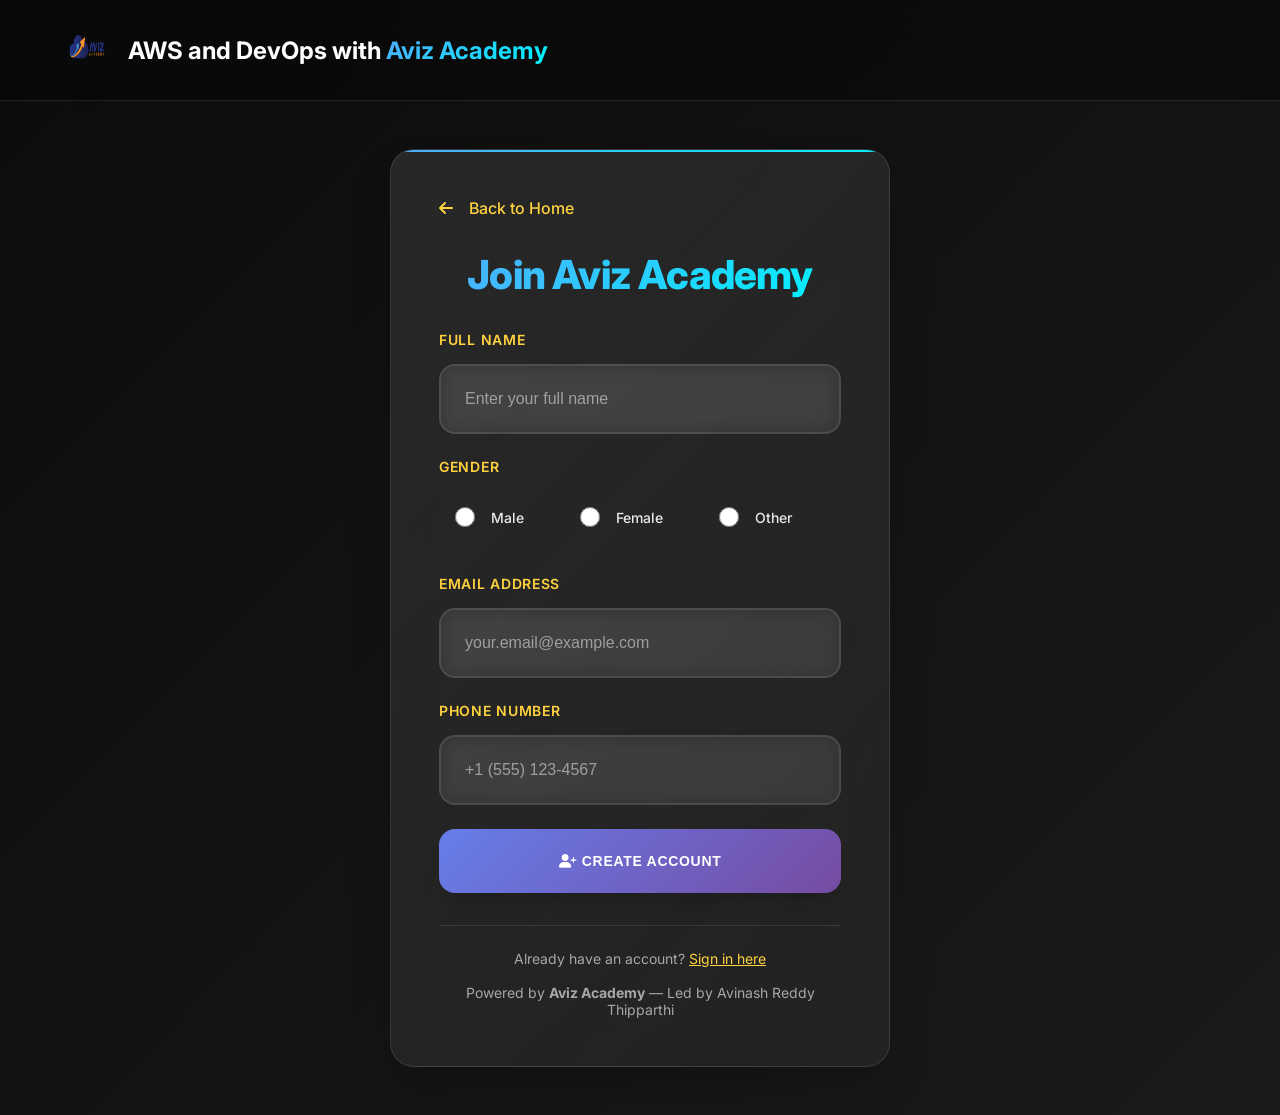
<file: cloudLLM-project/newuser.html>
<!DOCTYPE html>
<html lang="en">
<head>
  <meta charset="UTF-8">
  <meta name="viewport" content="width=device-width, initial-scale=1.0">
  <title>Sign Up | Aviz Academy - AWS and DevOps</title>
  <link rel="stylesheet" href="https://cdnjs.cloudflare.com/ajax/libs/font-awesome/6.4.0/css/all.min.css">
  <link href="https://fonts.googleapis.com/css2?family=Inter:wght@300;400;500;600;700;800&display=swap" rel="stylesheet">
  <style>
    :root {
      --primary-gradient: linear-gradient(135deg, #667eea 0%, #764ba2 100%);
      --accent-gradient: linear-gradient(135deg, #4facfe 0%, #00f2fe 100%);
      --dark-gradient: linear-gradient(135deg, #0c0c0c 0%, #1a1a1a 100%);
      --surface-gradient: linear-gradient(135deg, rgba(255,255,255,0.1) 0%, rgba(255,255,255,0.05) 100%);
      --brand-primary: #FF6B35;
      --brand-accent: #FFD23F;
      --shadow-xl: 0 20px 25px -5px rgba(0, 0, 0, 0.1), 0 10px 10px -5px rgba(0, 0, 0, 0.04);
      --shadow-2xl: 0 25px 50px -12px rgba(0, 0, 0, 0.25);
      --radius-xl: 1rem;
      --radius-2xl: 1.5rem;
      --space-md: 1rem;
      --space-lg: 1.5rem;
      --space-xl: 2rem;
      --space-2xl: 3rem;
      --transition-normal: 300ms ease-in-out;
    }

    * {
      margin: 0;
      padding: 0;
      box-sizing: border-box;
    }

    body {
      font-family: 'Inter', 'Segoe UI', system-ui, -apple-system, sans-serif;
      background: var(--dark-gradient);
      color: #fff;
      min-height: 100vh;
      display: flex;
      flex-direction: column;
      -webkit-font-smoothing: antialiased;
    }

    .header {
      background: rgba(0, 0, 0, 0.3);
      backdrop-filter: blur(20px);
      padding: var(--space-lg) 0;
      border-bottom: 1px solid rgba(255, 255, 255, 0.1);
    }

    .header-content {
      max-width: 1200px;
      margin: 0 auto;
      display: flex;
      align-items: center;
      gap: var(--space-md);
      padding: 0 var(--space-lg);
    }

    .logo-container img {
      width: 48px;
      height: 48px;
      border-radius: var(--radius-xl);
      box-shadow: var(--shadow-xl);
    }

    .brand-text {
      font-size: 1.5rem;
      font-weight: 700;
      color: #ffffff;
      text-decoration: none;
    }

    .brand-text span {
      background: var(--accent-gradient);
      -webkit-background-clip: text;
      -webkit-text-fill-color: transparent;
      background-clip: text;
    }

    .main-content {
      flex: 1;
      display: flex;
      align-items: center;
      justify-content: center;
      padding: var(--space-2xl);
    }

    .signup-container {
      background: var(--surface-gradient);
      backdrop-filter: blur(20px);
      border: 1px solid rgba(255, 255, 255, 0.1);
      border-radius: var(--radius-2xl);
      padding: var(--space-2xl);
      width: 100%;
      max-width: 500px;
      box-shadow: var(--shadow-2xl);
      position: relative;
      overflow: hidden;
    }

    .signup-container::before {
      content: '';
      position: absolute;
      top: 0;
      left: 0;
      right: 0;
      height: 2px;
      background: var(--accent-gradient);
    }

    h1 {
      background: var(--accent-gradient);
      -webkit-background-clip: text;
      -webkit-text-fill-color: transparent;
      background-clip: text;
      font-size: clamp(2rem, 5vw, 2.5rem);
      font-weight: 800;
      text-align: center;
      margin-bottom: var(--space-xl);
      letter-spacing: -0.02em;
    }

    .form-group {
      margin-bottom: var(--space-lg);
    }

    label {
      display: block;
      margin-bottom: var(--space-md);
      font-weight: 600;
      color: var(--brand-accent);
      font-size: 0.875rem;
      text-transform: uppercase;
      letter-spacing: 0.05em;
    }

    input[type="text"],
    input[type="email"],
    input[type="tel"] {
      width: 100%;
      padding: var(--space-lg);
      border: 2px solid rgba(255, 255, 255, 0.1);
      border-radius: var(--radius-xl);
      background: rgba(255, 255, 255, 0.05);
      color: #ffffff;
      font-size: 1rem;
      transition: var(--transition-normal);
      backdrop-filter: blur(10px);
    }

    input[type="text"]:focus,
    input[type="email"]:focus,
    input[type="tel"]:focus {
      outline: none;
      border-color: var(--brand-primary);
      box-shadow: 0 0 0 3px rgba(255, 107, 53, 0.1);
      background: rgba(255, 255, 255, 0.1);
    }

    input::placeholder {
      color: rgba(255, 255, 255, 0.5);
    }

    .radio-group {
      display: flex;
      gap: var(--space-lg);
      margin-bottom: var(--space-xl);
    }

    .radio-item {
      display: flex;
      align-items: center;
      gap: var(--space-md);
      cursor: pointer;
      padding: var(--space-md);
      border-radius: var(--radius-xl);
      transition: var(--transition-normal);
    }

    .radio-item:hover {
      background: rgba(255, 255, 255, 0.05);
    }

    input[type="radio"] {
      width: 20px;
      height: 20px;
      accent-color: var(--brand-primary);
    }

    .radio-item label {
      color: rgba(255, 255, 255, 0.9);
      margin: 0;
      font-weight: 500;
      text-transform: none;
      letter-spacing: normal;
      cursor: pointer;
    }

    .submit-btn {
      width: 100%;
      padding: var(--space-lg);
      background: var(--primary-gradient);
      color: #fff;
      font-weight: 700;
      border: none;
      border-radius: var(--radius-xl);
      cursor: pointer;
      transition: var(--transition-normal);
      text-transform: uppercase;
      letter-spacing: 0.05em;
      font-size: 0.875rem;
      box-shadow: var(--shadow-xl);
      position: relative;
      overflow: hidden;
    }

    .submit-btn::before {
      content: '';
      position: absolute;
      top: 0;
      left: -100%;
      width: 100%;
      height: 100%;
      background: linear-gradient(90deg, transparent, rgba(255, 255, 255, 0.2), transparent);
      transition: 0.5s ease-in-out;
    }

    .submit-btn:hover::before {
      left: 100%;
    }

    .submit-btn:hover {
      transform: translateY(-2px);
      box-shadow: var(--shadow-2xl);
    }

    .footer-text {
      text-align: center;
      color: rgba(255, 255, 255, 0.6);
      font-size: 0.875rem;
      margin-top: var(--space-xl);
      padding-top: var(--space-lg);
      border-top: 1px solid rgba(255, 255, 255, 0.1);
    }

    .back-link {
      display: inline-flex;
      align-items: center;
      gap: var(--space-md);
      color: var(--brand-accent);
      text-decoration: none;
      font-weight: 500;
      margin-bottom: var(--space-xl);
      transition: var(--transition-normal);
    }

    .back-link:hover {
      color: #ffffff;
      transform: translateX(-3px);
    }

    @media (max-width: 768px) {
      .radio-group {
        flex-direction: column;
        gap: var(--space-md);
      }
      
      .main-content {
        padding: var(--space-lg);
      }
    }
  </style>
</head>
<body>
  <div class="header">
    <div class="header-content">
      <div class="logo-container">
        <img src="logo.png" alt="Aviz Academy Logo" />
      </div>
      <a href="index.html" class="brand-text">AWS and DevOps with<span> Aviz Academy</span></a>
    </div>
  </div>

  <div class="main-content">
    <div class="signup-container">
      <a href="index.html" class="back-link">
        <i class="fas fa-arrow-left"></i>
        Back to Home
      </a>
      
      <h1>Join Aviz Academy</h1>

      <form action="submit.php" method="post">
        <div class="form-group">
          <label for="name">Full Name</label>
          <input type="text" id="name" name="name" placeholder="Enter your full name" required>
        </div>

        <div class="form-group">
          <label>Gender</label>
          <div class="radio-group">
            <div class="radio-item">
              <input type="radio" id="male" name="gender" value="male" required>
              <label for="male">Male</label>
            </div>
            <div class="radio-item">
              <input type="radio" id="female" name="gender" value="female" required>
              <label for="female">Female</label>
            </div>
            <div class="radio-item">
              <input type="radio" id="other" name="gender" value="other" required>
              <label for="other">Other</label>
            </div>
          </div>
        </div>

        <div class="form-group">
          <label for="email">Email Address</label>
          <input type="email" id="email" name="email" placeholder="your.email@example.com" required>
        </div>

        <div class="form-group">
          <label for="phone">Phone Number</label>
          <input type="tel" id="phone" name="phone" placeholder="+1 (555) 123-4567" required>
        </div>

        <button type="submit" class="submit-btn">
          <i class="fas fa-user-plus"></i>
          Create Account
        </button>
      </form>

      <div class="footer-text">
        Already have an account? <a href="validation.html" style="color: var(--brand-accent);">Sign in here</a>
        <br><br>
        Powered by <strong>Aviz Academy</strong> — Led by Avinash Reddy Thipparthi
      </div>
    </div>
  </div>
</body>
</html>
</file>
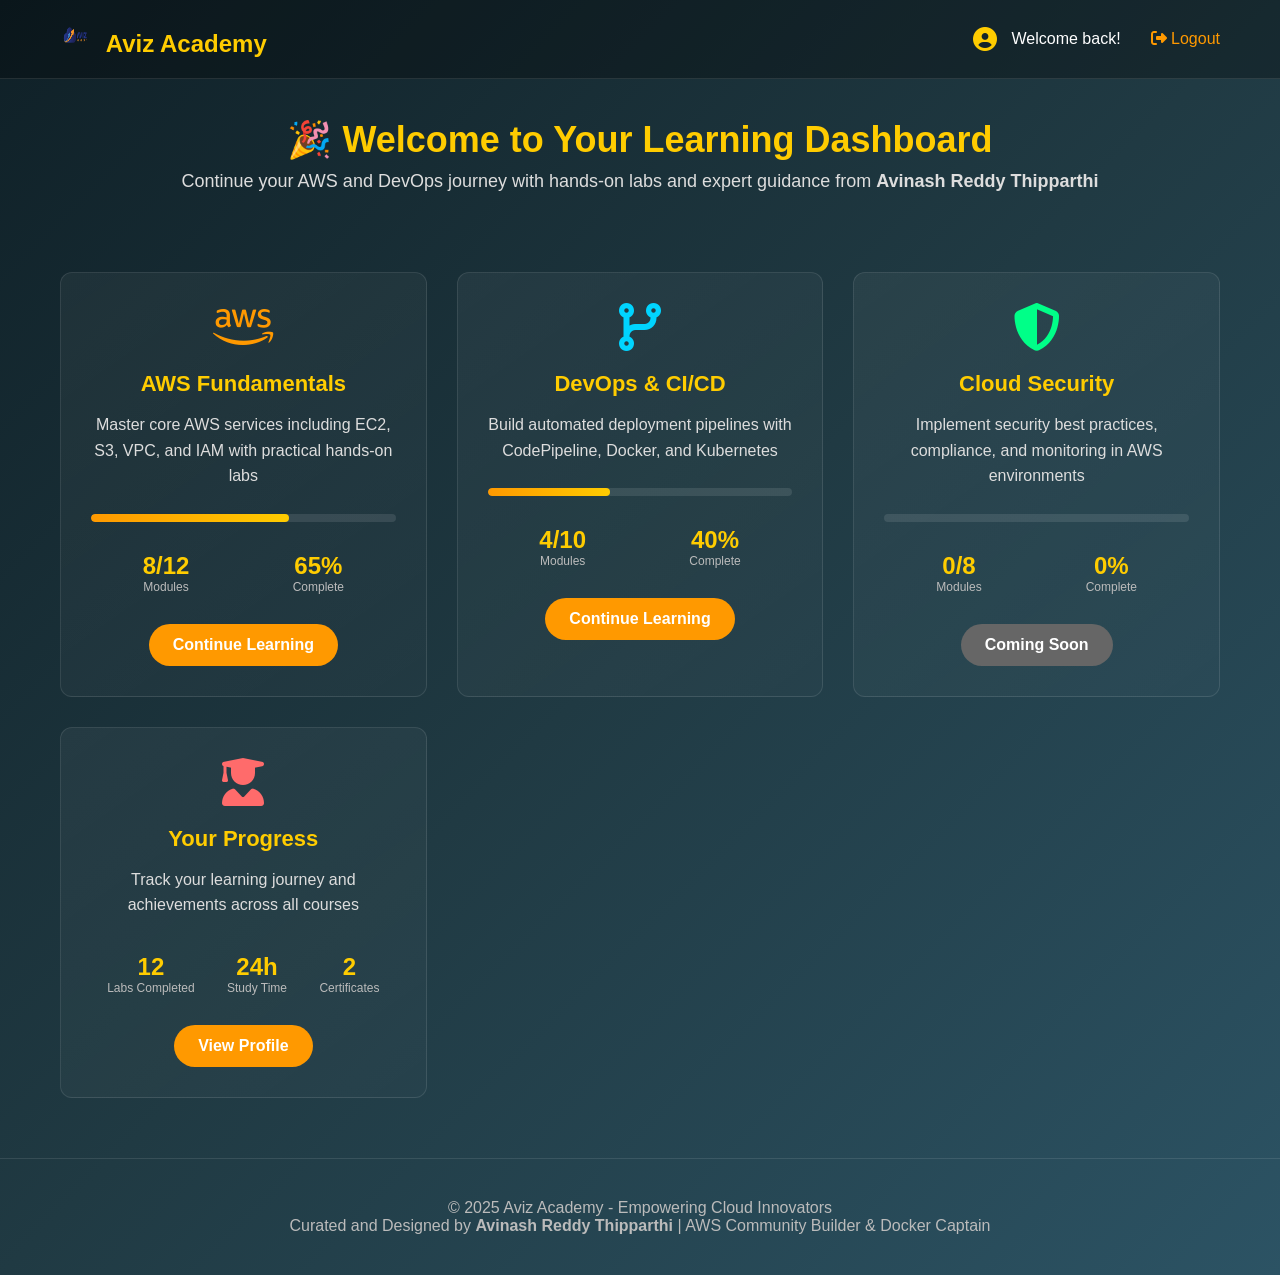
<file: cloudLLM-project/thankyou.html>
<!DOCTYPE html>
<html lang="en">
<head>
  <meta charset="UTF-8">
  <meta name="viewport" content="width=device-width, initial-scale=1.0">
  <title>Dashboard | Aviz Academy</title>
  <link rel="stylesheet" href="https://cdnjs.cloudflare.com/ajax/libs/font-awesome/6.4.0/css/all.min.css">
  <style>
    * {
      margin: 0;
      padding: 0;
      box-sizing: border-box;
    }

    body {
      font-family: 'Segoe UI', Tahoma, Geneva, Verdana, sans-serif;
      background: linear-gradient(to bottom right, #0f2027, #203a43, #2c5364);
      color: #fff;
      min-height: 100vh;
    }

    .header {
      background: rgba(0, 0, 0, 0.3);
      padding: 20px 0;
      border-bottom: 1px solid rgba(255, 255, 255, 0.1);
    }

    .header-content {
      max-width: 1200px;
      margin: 0 auto;
      display: flex;
      justify-content: space-between;
      align-items: center;
      padding: 0 20px;
    }

    .logo {
      font-size: 24px;
      font-weight: bold;
      color: #ffcc00;
    }

    .user-info {
      display: flex;
      align-items: center;
      gap: 15px;
    }

    .welcome-section {
      text-align: center;
      padding: 40px 20px;
      max-width: 1200px;
      margin: 0 auto;
    }

    .welcome-section h1 {
      font-size: 36px;
      color: #ffcc00;
      margin-bottom: 10px;
    }

    .welcome-section p {
      font-size: 18px;
      color: #ddd;
      margin-bottom: 40px;
    }

    .dashboard-grid {
      display: grid;
      grid-template-columns: repeat(auto-fit, minmax(300px, 1fr));
      gap: 30px;
      max-width: 1200px;
      margin: 0 auto;
      padding: 0 20px;
    }

    .dashboard-card {
      background: linear-gradient(145deg, rgba(255, 255, 255, 0.05), rgba(255, 255, 255, 0.02));
      border: 1px solid rgba(255, 255, 255, 0.1);
      border-radius: 12px;
      padding: 30px;
      text-align: center;
      transition: transform 0.3s ease, box-shadow 0.3s ease;
    }

    .dashboard-card:hover {
      transform: translateY(-5px);
      box-shadow: 0 10px 30px rgba(0, 0, 0, 0.3);
    }

    .dashboard-card i {
      font-size: 48px;
      margin-bottom: 20px;
    }

    .dashboard-card h3 {
      font-size: 22px;
      color: #ffcc00;
      margin-bottom: 15px;
    }

    .dashboard-card p {
      color: #ddd;
      margin-bottom: 25px;
      line-height: 1.6;
    }

    .card-button {
      display: inline-block;
      background-color: #ff9900;
      color: #ffffff;
      padding: 12px 24px;
      border-radius: 25px;
      font-weight: bold;
      text-decoration: none;
      transition: background-color 0.3s ease;
    }

    .card-button:hover {
      background-color: #cc7a00;
    }

    .aws-card i { color: #ff9900; }
    .devops-card i { color: #00d4ff; }
    .security-card i { color: #00ff88; }
    .profile-card i { color: #ff6b6b; }

    .progress-bar {
      width: 100%;
      height: 8px;
      background-color: rgba(255, 255, 255, 0.1);
      border-radius: 4px;
      margin: 15px 0;
      overflow: hidden;
    }

    .progress-fill {
      height: 100%;
      background: linear-gradient(90deg, #ff9900, #ffcc00);
      border-radius: 4px;
      transition: width 0.3s ease;
    }

    .stats {
      display: flex;
      justify-content: space-around;
      margin: 20px 0;
      flex-wrap: wrap;
    }

    .stat-item {
      text-align: center;
      margin: 10px;
    }

    .stat-number {
      font-size: 24px;
      font-weight: bold;
      color: #ffcc00;
    }

    .stat-label {
      font-size: 12px;
      color: #bbb;
    }

    .footer {
      text-align: center;
      padding: 40px 20px;
      color: #bbb;
      border-top: 1px solid rgba(255, 255, 255, 0.1);
      margin-top: 60px;
    }

    @media (max-width: 768px) {
      .header-content {
        flex-direction: column;
        gap: 15px;
      }
      
      .dashboard-grid {
        grid-template-columns: 1fr;
        gap: 20px;
      }
      
      .welcome-section h1 {
        font-size: 28px;
      }
    }
  </style>
</head>
<body>
  <div class="header">
    <div class="header-content">
      <div class="logo">
        <img src="logo.png" alt="Aviz Academy Logo" style="width: 32px; height: 32px; margin-right: 8px; border-radius: 6px;" />
        Aviz Academy
      </div>
      <div class="user-info">
        <i class="fas fa-user-circle" style="font-size: 24px; color: #ffcc00;"></i>
        <span>Welcome back!</span>
        <a href="index.html" style="color: #ff9900; text-decoration: none; margin-left: 15px;">
          <i class="fas fa-sign-out-alt"></i> Logout
        </a>
      </div>
    </div>
  </div>

  <div class="welcome-section">
    <h1>🎉 Welcome to Your Learning Dashboard</h1>
    <p>Continue your AWS and DevOps journey with hands-on labs and expert guidance from <strong>Avinash Reddy Thipparthi</strong></p>
  </div>

  <div class="dashboard-grid">
    <div class="dashboard-card aws-card">
      <i class="fab fa-aws"></i>
      <h3>AWS Fundamentals</h3>
      <p>Master core AWS services including EC2, S3, VPC, and IAM with practical hands-on labs</p>
      <div class="progress-bar">
        <div class="progress-fill" style="width: 65%;"></div>
      </div>
      <div class="stats">
        <div class="stat-item">
          <div class="stat-number">8/12</div>
          <div class="stat-label">Modules</div>
        </div>
        <div class="stat-item">
          <div class="stat-number">65%</div>
          <div class="stat-label">Complete</div>
        </div>
      </div>
      <a href="video1.html" class="card-button">Continue Learning</a>
    </div>

    <div class="dashboard-card devops-card">
      <i class="fas fa-code-branch"></i>
      <h3>DevOps & CI/CD</h3>
      <p>Build automated deployment pipelines with CodePipeline, Docker, and Kubernetes</p>
      <div class="progress-bar">
        <div class="progress-fill" style="width: 40%;"></div>
      </div>
      <div class="stats">
        <div class="stat-item">
          <div class="stat-number">4/10</div>
          <div class="stat-label">Modules</div>
        </div>
        <div class="stat-item">
          <div class="stat-number">40%</div>
          <div class="stat-label">Complete</div>
        </div>
      </div>
      <a href="video2.html" class="card-button">Continue Learning</a>
    </div>

    <div class="dashboard-card security-card">
      <i class="fas fa-shield-alt"></i>
      <h3>Cloud Security</h3>
      <p>Implement security best practices, compliance, and monitoring in AWS environments</p>
      <div class="progress-bar">
        <div class="progress-fill" style="width: 0%;"></div>
      </div>
      <div class="stats">
        <div class="stat-item">
          <div class="stat-number">0/8</div>
          <div class="stat-label">Modules</div>
        </div>
        <div class="stat-item">
          <div class="stat-number">0%</div>
          <div class="stat-label">Complete</div>
        </div>
      </div>
      <a href="#" class="card-button" style="background-color: #666;">Coming Soon</a>
    </div>

    <div class="dashboard-card profile-card">
      <i class="fas fa-user-graduate"></i>
      <h3>Your Progress</h3>
      <p>Track your learning journey and achievements across all courses</p>
      <div class="stats">
        <div class="stat-item">
          <div class="stat-number">12</div>
          <div class="stat-label">Labs Completed</div>
        </div>
        <div class="stat-item">
          <div class="stat-number">24h</div>
          <div class="stat-label">Study Time</div>
        </div>
        <div class="stat-item">
          <div class="stat-number">2</div>
          <div class="stat-label">Certificates</div>
        </div>
      </div>
      <a href="#" class="card-button">View Profile</a>
    </div>
  </div>

  <div class="footer">
    <p>&copy; 2025 Aviz Academy - Empowering Cloud Innovators</p>
    <p>Curated and Designed by <strong>Avinash Reddy Thipparthi</strong> | AWS Community Builder & Docker Captain</p>
  </div>
</body>
</html>
</file>
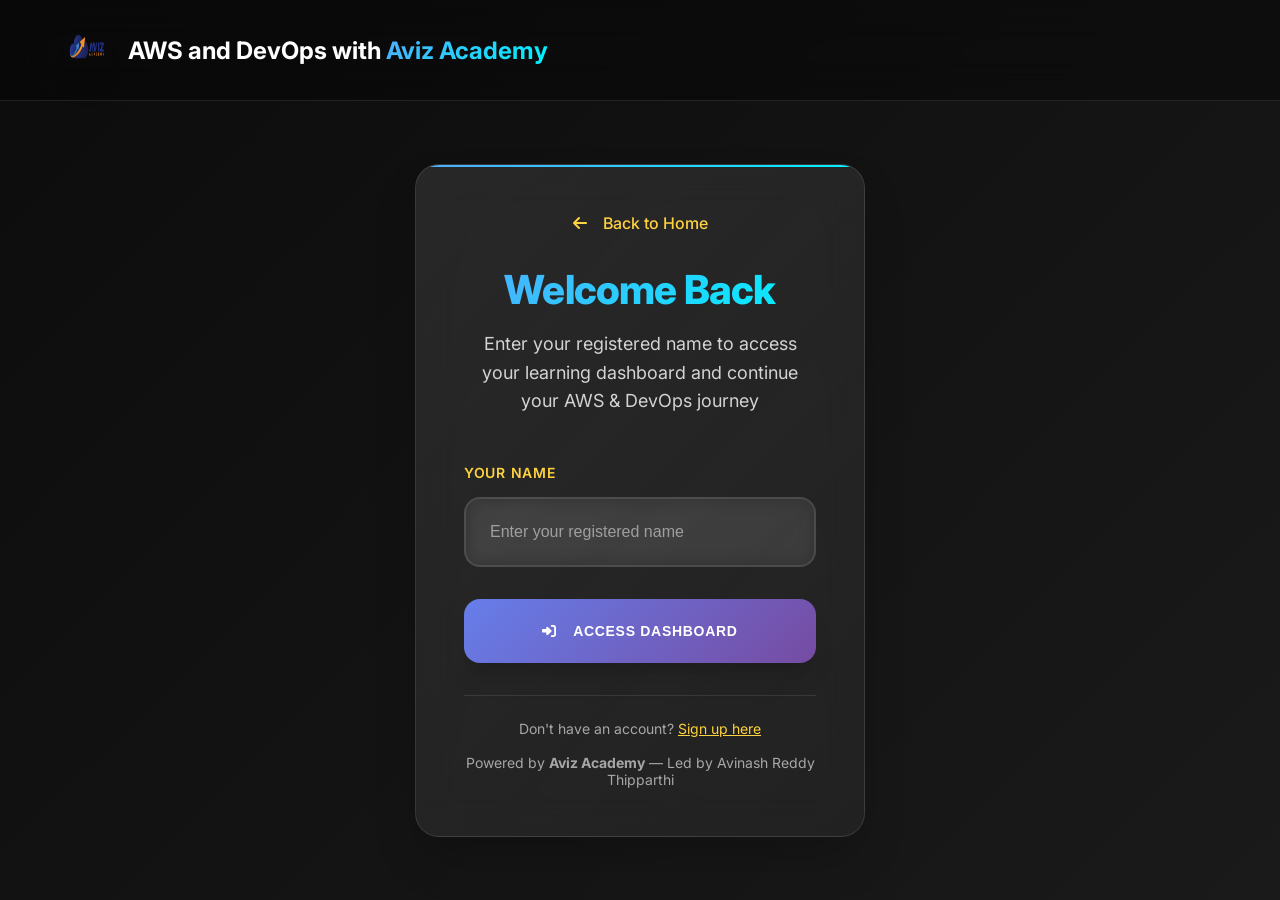
<file: cloudLLM-project/validation.html>
<!DOCTYPE html>
<html lang="en">
<head>
  <meta charset="UTF-8">
  <meta name="viewport" content="width=device-width, initial-scale=1.0">
  <title>Login | Aviz Academy</title>
  <link rel="stylesheet" href="https://cdnjs.cloudflare.com/ajax/libs/font-awesome/6.4.0/css/all.min.css">
  <link href="https://fonts.googleapis.com/css2?family=Inter:wght@300;400;500;600;700;800&display=swap" rel="stylesheet">
  <style>
    :root {
      --primary-gradient: linear-gradient(135deg, #667eea 0%, #764ba2 100%);
      --accent-gradient: linear-gradient(135deg, #4facfe 0%, #00f2fe 100%);
      --dark-gradient: linear-gradient(135deg, #0c0c0c 0%, #1a1a1a 100%);
      --surface-gradient: linear-gradient(135deg, rgba(255,255,255,0.1) 0%, rgba(255,255,255,0.05) 100%);
      --brand-primary: #FF6B35;
      --brand-accent: #FFD23F;
      --shadow-xl: 0 20px 25px -5px rgba(0, 0, 0, 0.1), 0 10px 10px -5px rgba(0, 0, 0, 0.04);
      --shadow-2xl: 0 25px 50px -12px rgba(0, 0, 0, 0.25);
      --radius-xl: 1rem;
      --radius-2xl: 1.5rem;
      --space-md: 1rem;
      --space-lg: 1.5rem;
      --space-xl: 2rem;
      --space-2xl: 3rem;
      --transition-normal: 300ms ease-in-out;
    }

    * {
      margin: 0;
      padding: 0;
      box-sizing: border-box;
    }

    body {
      font-family: 'Inter', 'Segoe UI', system-ui, -apple-system, sans-serif;
      background: var(--dark-gradient);
      color: #fff;
      min-height: 100vh;
      display: flex;
      flex-direction: column;
      -webkit-font-smoothing: antialiased;
    }

    .header {
      background: rgba(0, 0, 0, 0.3);
      backdrop-filter: blur(20px);
      padding: var(--space-lg) 0;
      border-bottom: 1px solid rgba(255, 255, 255, 0.1);
    }

    .header-content {
      max-width: 1200px;
      margin: 0 auto;
      display: flex;
      align-items: center;
      gap: var(--space-md);
      padding: 0 var(--space-lg);
    }

    .logo-container img {
      width: 48px;
      height: 48px;
      border-radius: var(--radius-xl);
      box-shadow: var(--shadow-xl);
    }

    .brand-text {
      font-size: 1.5rem;
      font-weight: 700;
      color: #ffffff;
      text-decoration: none;
    }

    .brand-text span {
      background: var(--accent-gradient);
      -webkit-background-clip: text;
      -webkit-text-fill-color: transparent;
      background-clip: text;
    }

    .main-content {
      flex: 1;
      display: flex;
      align-items: center;
      justify-content: center;
      padding: var(--space-2xl);
    }

    .login-container {
      background: var(--surface-gradient);
      backdrop-filter: blur(20px);
      border: 1px solid rgba(255, 255, 255, 0.1);
      border-radius: var(--radius-2xl);
      padding: var(--space-2xl);
      width: 100%;
      max-width: 450px;
      box-shadow: var(--shadow-2xl);
      position: relative;
      overflow: hidden;
      text-align: center;
    }

    .login-container::before {
      content: '';
      position: absolute;
      top: 0;
      left: 0;
      right: 0;
      height: 2px;
      background: var(--accent-gradient);
    }

    .back-link {
      display: inline-flex;
      align-items: center;
      gap: var(--space-md);
      color: var(--brand-accent);
      text-decoration: none;
      font-weight: 500;
      margin-bottom: var(--space-xl);
      transition: var(--transition-normal);
      align-self: flex-start;
    }

    .back-link:hover {
      color: #ffffff;
      transform: translateX(-3px);
    }

    h1 {
      background: var(--accent-gradient);
      -webkit-background-clip: text;
      -webkit-text-fill-color: transparent;
      background-clip: text;
      font-size: clamp(2rem, 5vw, 2.5rem);
      font-weight: 800;
      margin-bottom: var(--space-md);
      letter-spacing: -0.02em;
    }

    h2 {
      color: rgba(255, 255, 255, 0.8);
      font-size: 1.125rem;
      font-weight: 400;
      margin-bottom: var(--space-2xl);
      line-height: 1.6;
    }

    .form-group {
      margin-bottom: var(--space-xl);
      text-align: left;
    }

    label {
      display: block;
      margin-bottom: var(--space-md);
      font-weight: 600;
      color: var(--brand-accent);
      font-size: 0.875rem;
      text-transform: uppercase;
      letter-spacing: 0.05em;
    }

    input[type="text"] {
      width: 100%;
      padding: var(--space-lg);
      border: 2px solid rgba(255, 255, 255, 0.1);
      border-radius: var(--radius-xl);
      background: rgba(255, 255, 255, 0.05);
      color: #ffffff;
      font-size: 1rem;
      transition: var(--transition-normal);
      backdrop-filter: blur(10px);
    }

    input[type="text"]:focus {
      outline: none;
      border-color: var(--brand-primary);
      box-shadow: 0 0 0 3px rgba(255, 107, 53, 0.1);
      background: rgba(255, 255, 255, 0.1);
    }

    input::placeholder {
      color: rgba(255, 255, 255, 0.5);
    }

    .submit-btn {
      width: 100%;
      padding: var(--space-lg);
      background: var(--primary-gradient);
      color: #fff;
      font-weight: 700;
      border: none;
      border-radius: var(--radius-xl);
      cursor: pointer;
      transition: var(--transition-normal);
      text-transform: uppercase;
      letter-spacing: 0.05em;
      font-size: 0.875rem;
      box-shadow: var(--shadow-xl);
      position: relative;
      overflow: hidden;
      display: flex;
      align-items: center;
      justify-content: center;
      gap: var(--space-md);
    }

    .submit-btn::before {
      content: '';
      position: absolute;
      top: 0;
      left: -100%;
      width: 100%;
      height: 100%;
      background: linear-gradient(90deg, transparent, rgba(255, 255, 255, 0.2), transparent);
      transition: 0.5s ease-in-out;
    }

    .submit-btn:hover::before {
      left: 100%;
    }

    .submit-btn:hover {
      transform: translateY(-2px);
      box-shadow: var(--shadow-2xl);
    }

    .footer-text {
      text-align: center;
      color: rgba(255, 255, 255, 0.6);
      font-size: 0.875rem;
      margin-top: var(--space-xl);
      padding-top: var(--space-lg);
      border-top: 1px solid rgba(255, 255, 255, 0.1);
    }

    @media (max-width: 768px) {
      .main-content {
        padding: var(--space-lg);
      }
    }
  </style>
</head>
<body>
  <div class="header">
    <div class="header-content">
      <div class="logo-container">
        <img src="logo.png" alt="Aviz Academy Logo" />
      </div>
      <a href="index.html" class="brand-text">AWS and DevOps with<span> Aviz Academy</span></a>
    </div>
  </div>

  <div class="main-content">
    <div class="login-container">
      <a href="index.html" class="back-link">
        <i class="fas fa-arrow-left"></i>
        Back to Home
      </a>
      
      <h1>Welcome Back</h1>
      <h2>Enter your registered name to access your learning dashboard and continue your AWS & DevOps journey</h2>

      <form action="submit2.php" method="POST">
        <div class="form-group">
          <label for="name">Your Name</label>
          <input type="text" id="name" name="Name" placeholder="Enter your registered name" required>
        </div>
        
        <button type="submit" class="submit-btn">
          <i class="fas fa-sign-in-alt"></i>
          Access Dashboard
        </button>
      </form>

      <div class="footer-text">
        Don't have an account? <a href="newuser.html" style="color: var(--brand-accent);">Sign up here</a>
        <br><br>
        Powered by <strong>Aviz Academy</strong> — Led by Avinash Reddy Thipparthi
      </div>
    </div>
  </div>
</body>
</html>
</file>
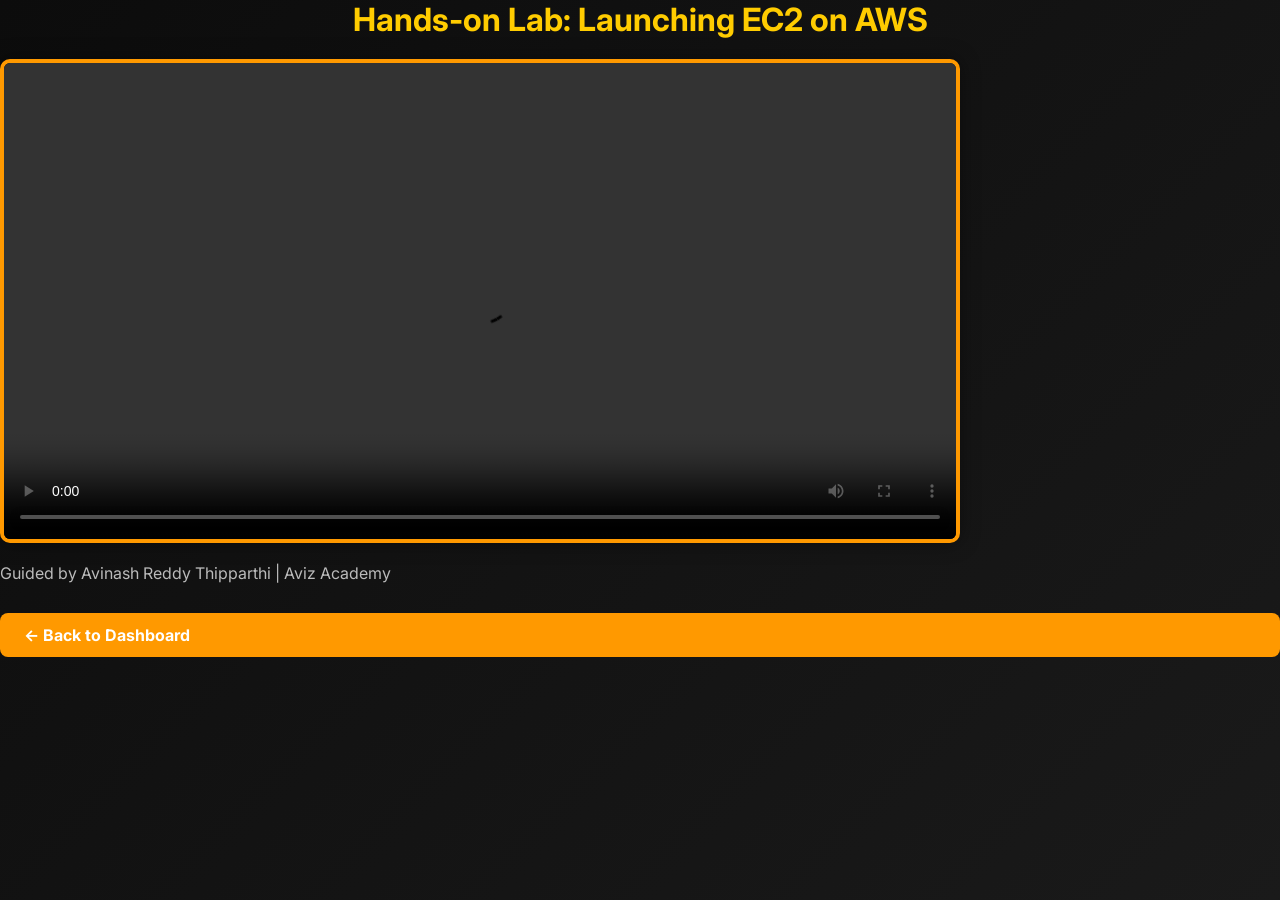
<file: cloudLLM-project/video1.html>
<!DOCTYPE html>
<html lang="en">
<head>
  <meta charset="UTF-8">
  <meta name="viewport" content="width=device-width, initial-scale=1.0">
  <title>EC2 Setup Demo | Aviz Academy</title>
  <link rel="stylesheet" href="https://cdnjs.cloudflare.com/ajax/libs/font-awesome/6.4.0/css/all.min.css">
  <link href="https://fonts.googleapis.com/css2?family=Inter:wght@300;400;500;600;700;800&display=swap" rel="stylesheet">
  <style>
    :root {
      --primary-gradient: linear-gradient(135deg, #667eea 0%, #764ba2 100%);
      --accent-gradient: linear-gradient(135deg, #4facfe 0%, #00f2fe 100%);
      --dark-gradient: linear-gradient(135deg, #0c0c0c 0%, #1a1a1a 100%);
      --surface-gradient: linear-gradient(135deg, rgba(255,255,255,0.1) 0%, rgba(255,255,255,0.05) 100%);
      --brand-primary: #FF6B35;
      --brand-accent: #FFD23F;
      --shadow-xl: 0 20px 25px -5px rgba(0, 0, 0, 0.1), 0 10px 10px -5px rgba(0, 0, 0, 0.04);
      --shadow-2xl: 0 25px 50px -12px rgba(0, 0, 0, 0.25);
      --radius-xl: 1rem;
      --radius-2xl: 1.5rem;
      --space-md: 1rem;
      --space-lg: 1.5rem;
      --space-xl: 2rem;
      --space-2xl: 3rem;
      --transition-normal: 300ms ease-in-out;
    }

    * {
      margin: 0;
      padding: 0;
      box-sizing: border-box;
    }

    body {
      font-family: 'Inter', 'Segoe UI', system-ui, -apple-system, sans-serif;
      background: var(--dark-gradient);
      color: #fff;
      min-height: 100vh;
      display: flex;
      flex-direction: column;
      -webkit-font-smoothing: antialiased;
    }

    h1 {
      color: #ffcc00;
      font-size: 32px;
      margin-bottom: 20px;
      text-align: center;
    }

    video {
      width: 100%;
      max-width: 960px;
      height: auto;
      border: 4px solid #ff9900;
      border-radius: 10px;
      box-shadow: 0 0 20px rgba(0, 0, 0, 0.4);
    }

    .credit {
      margin-top: 20px;
      font-size: 16px;
      color: #bbb;
    }

    .button {
      margin-top: 30px;
      display: inline-block;
      padding: 12px 24px;
      background-color: #ff9900;
      color: #fff;
      font-weight: bold;
      border-radius: 8px;
      text-decoration: none;
      transition: background-color 0.3s ease;
    }

    .button:hover {
      background-color: #cc7a00;
    }
  </style>
</head>
<body>
  <h1>Hands-on Lab: Launching EC2 on AWS</h1>

  <video controls>
    <source src="https://d211a3m6dyhyfh.cloudfront.net/aws.mp4" type="video/mp4">
    Your browser does not support the video tag.
  </video>

  <div class="credit">
    Guided by Avinash Reddy Thipparthi | Aviz Academy
  </div>

  <a class="button" href="thankyou.html">← Back to Dashboard</a>
</body>
</html>
</file>
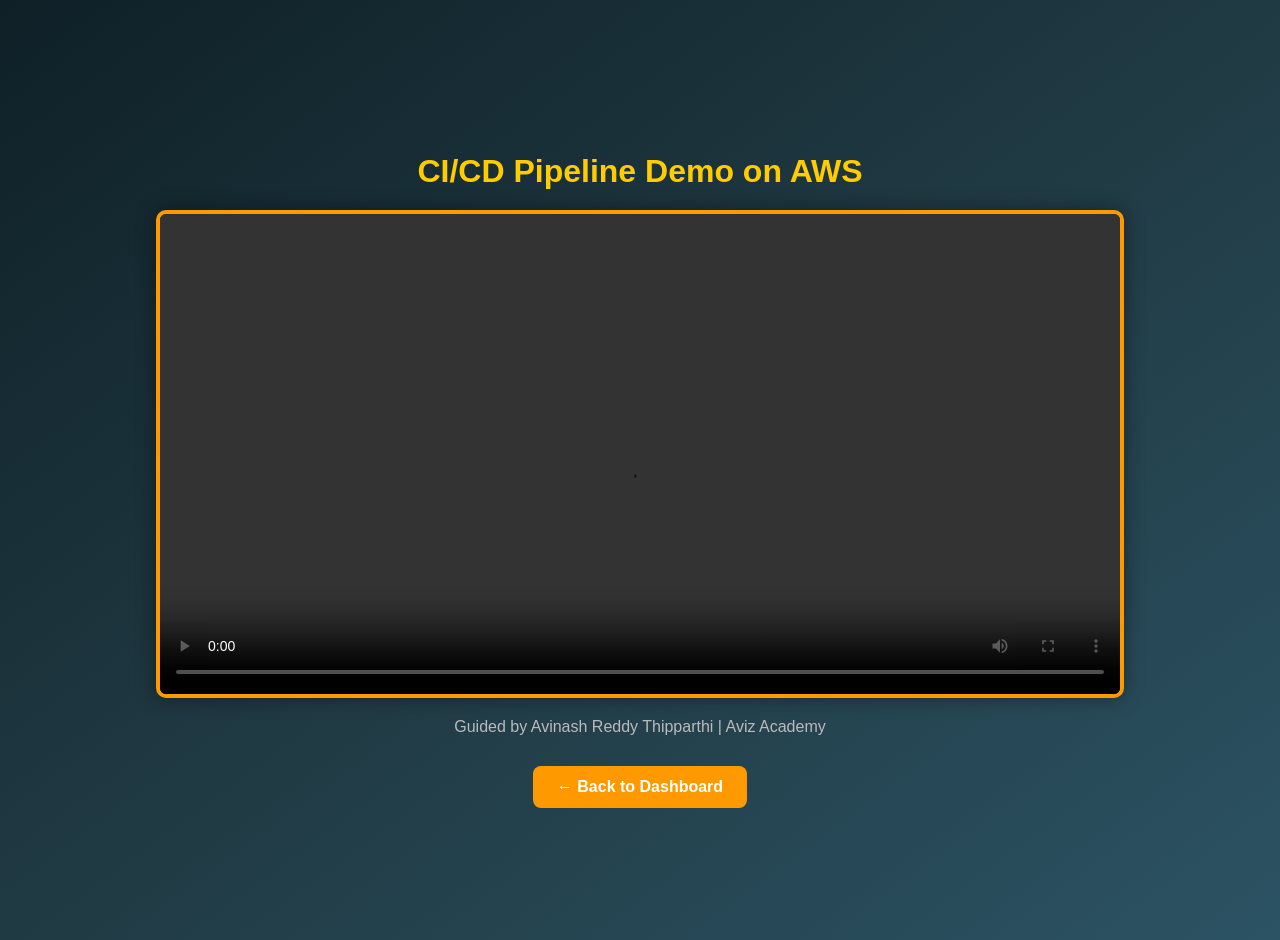
<file: cloudLLM-project/video2.html>
<!DOCTYPE html>
<html lang="en">
<head>
  <meta charset="UTF-8">
  <title>CI/CD Pipeline Demo | Aviz Academy</title>
  <style>
    body {
      margin: 0;
      font-family: 'Segoe UI', Tahoma, Geneva, Verdana, sans-serif;
      background: linear-gradient(to bottom right, #0f2027, #203a43, #2c5364);
      color: #fff;
      display: flex;
      flex-direction: column;
      align-items: center;
      justify-content: center;
      min-height: 100vh;
      padding: 20px;
    }

    h1 {
      color: #ffcc00;
      font-size: 32px;
      margin-bottom: 20px;
      text-align: center;
    }

    video {
      width: 100%;
      max-width: 960px;
      height: auto;
      border: 4px solid #ff9900;
      border-radius: 10px;
      box-shadow: 0 0 20px rgba(0, 0, 0, 0.4);
    }

    .credit {
      margin-top: 20px;
      font-size: 16px;
      color: #bbb;
    }

    .button {
      margin-top: 30px;
      display: inline-block;
      padding: 12px 24px;
      background-color: #ff9900;
      color: #fff;
      font-weight: bold;
      border-radius: 8px;
      text-decoration: none;
      transition: background-color 0.3s ease;
    }

    .button:hover {
      background-color: #cc7a00;
    }
  </style>
</head>
<body>
  <h1>CI/CD Pipeline Demo on AWS</h1>

  <video controls>
    <source src="https://d211a3m6dyhyfh.cloudfront.net/devops.mp4" type="video/mp4">
    Your browser does not support the video tag.
  </video>

  <div class="credit">
    Guided by Avinash Reddy Thipparthi | Aviz Academy
  </div>

  <a class="button" href="thankyou.html">← Back to Dashboard</a>
</body>
</html>
</file>
